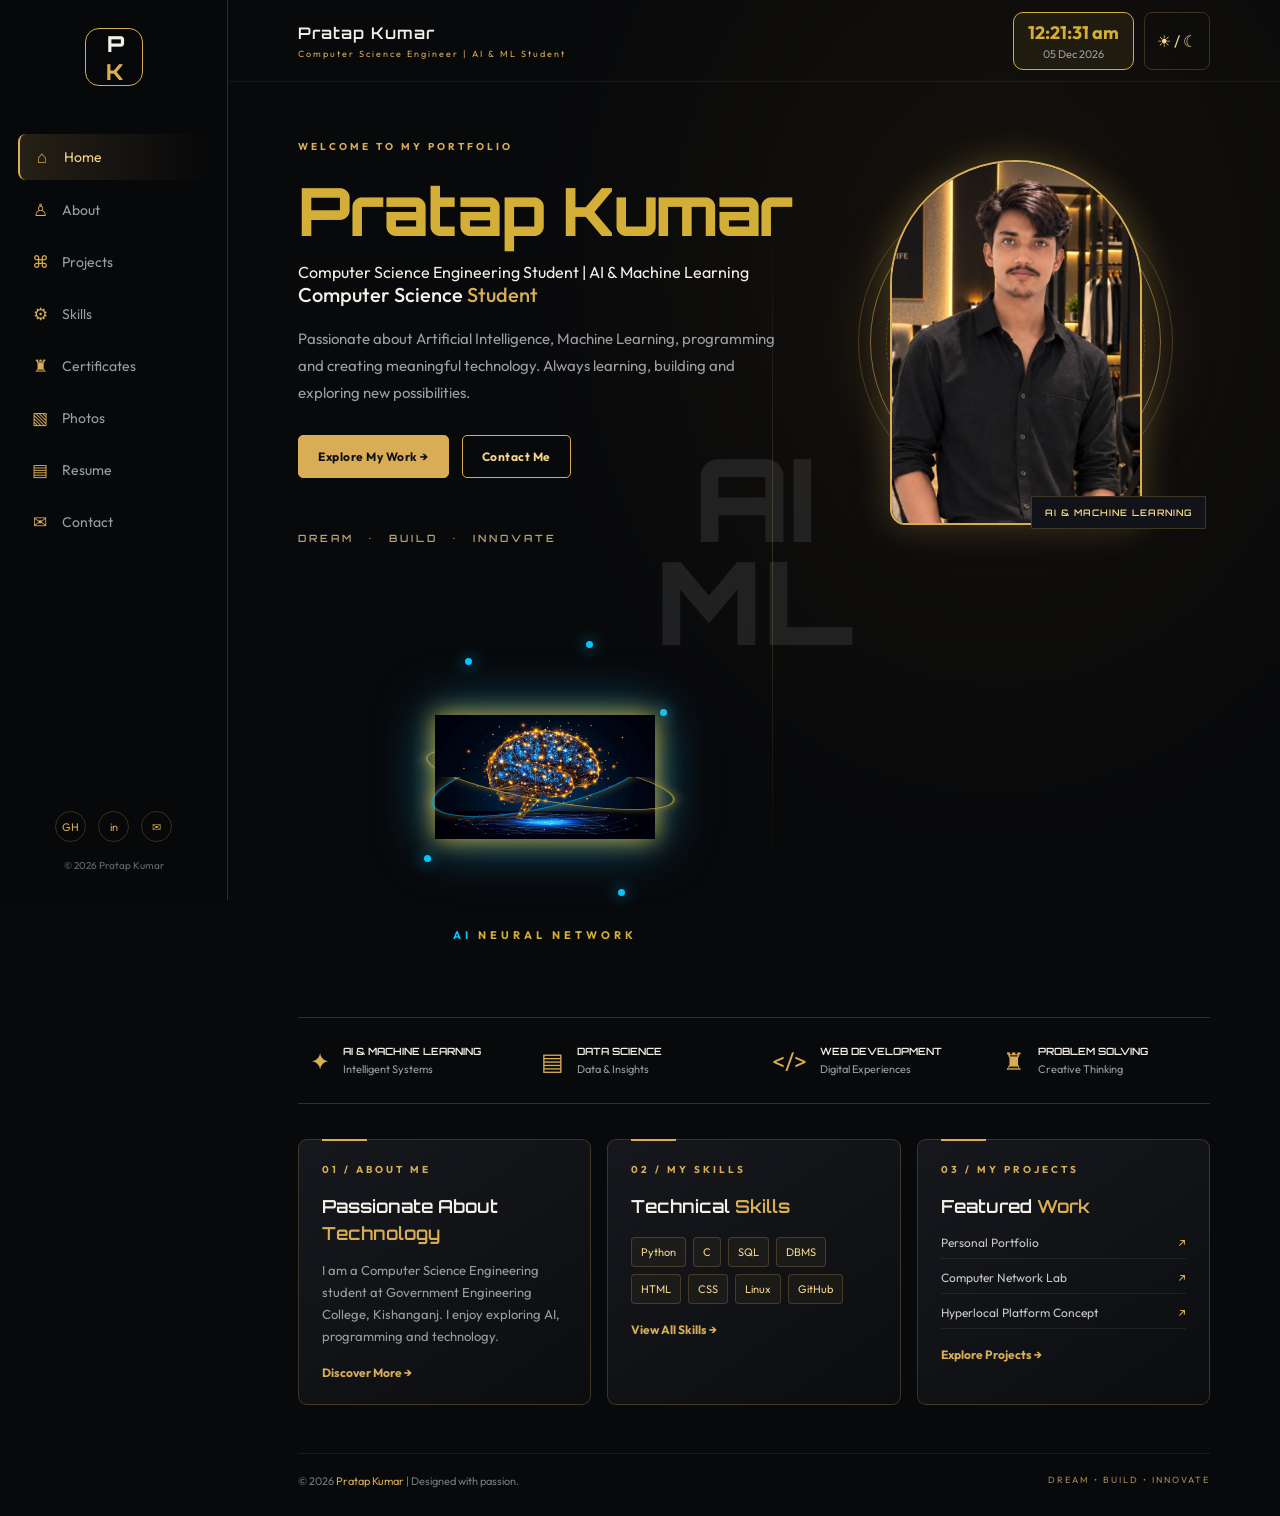
<file: index.html>
<!DOCTYPE html>
<html lang="en">

<head>
    <meta charset="UTF-8">
    <meta name="viewport" content="width=device-width, initial-scale=1.0">

    <title>Pratap Kumar | Official Personal Website</title>

<meta name="description" content="Pratap Kumar — Computer Science Engineering student specializing in AI and Machine Learning. Explore my projects, skills and portfolio.">

<meta name="author" content="Pratap Kumar">

    <link rel="stylesheet" href="css/style.css">
    <script src="./script.js" defer></script>
</head>

<body>

    <!-- SIDEBAR -->
    <aside class="sidebar">

        <a href="index.html" class="logo">P<span>K</span></a>

        <nav class="navigation">

            <a href="index.html" class="active">
                <span>⌂</span> Home
            </a>

            <a href="about.html">
                <span>♙</span> About
            </a>

            <a href="projects.html">
                <span>⌘</span> Projects
            </a>

            <a href="skills.html">
                <span>⚙</span> Skills
            </a>

            <a href="certifications.html">
                <span>♜</span> Certificates
            </a>

            <a href="photos.html">
                <span>▧</span> Photos
            </a>

            <a href="resume.html">
                <span>▤</span> Resume
            </a>

            <a href="contact.html">
                <span>✉</span> Contact
            </a>

        </nav>

        <div class="sidebar-social">
            <a href="https://github.com/kumarpratap0273-spec">GH</a>
            <a href="https://www.linkedin.com/">in</a>
            <a href="mailto:kumarpratap0273@gmail.com">✉</a>
        </div>

        <p class="copyright">© 2026 Pratap Kumar</p>

    </aside>


    <!-- HEADER -->
    <!-- TOP HEADER -->
<header class="topbar">

    <div class="header-title">
        <h2>Pratap Kumar</h2>
        <p>Computer Science Engineer | AI & ML Student</p>
    </div>

    <div class="header-actions">

        <!-- EXISTING LIVE CLOCK -->
        <div class="live-clock">
            <span id="liveTime">00:00:00</span>
            <small id="liveDate">Loading date...</small>
        </div>

        <!-- DARK / LIGHT THEME -->
        <button id="themeToggle" type="button" title="Change Theme">
            ☀ / ☾
        </button>

        <!-- MOBILE MENU -->
        <button id="menuToggle" type="button">
            ☰
        </button>

    </div>

</header>


    <!-- MAIN CONTENT -->
    <main>

        <!-- HERO SECTION -->
        <section class="hero">
            <div class="ai-watermark">
    <span>AI</span>
    <span>ML</span>
</div>
            

            <div class="hero-content">

                <p class="eyebrow">
                    WELCOME TO MY PORTFOLIO
                </p>

                <h1>Pratap Kumar</h1>
<p>Computer Science Engineering Student | AI & Machine Learning</p>

                <h2>
                    Computer Science <span>Student</span>
                </h2>

                <p class="hero-description">
                    Passionate about Artificial Intelligence,
                    Machine Learning, programming and creating
                    meaningful technology.

                    Always learning, building and exploring
                    new possibilities.
                </p>

                <div class="hero-buttons">

                    <a href="projects.html" class="btn gold-btn">
                        Explore My Work →
                    </a>

                    <a href="contact.html" class="btn outline-btn">
                        Contact Me
                    </a>

                </div>

                <div class="hero-tagline">
                    DREAM <span>•</span>
                    BUILD <span>•</span>
                    INNOVATE
                </div>

            </div>


            <!-- PROFILE IMAGE -->
            <div class="hero-image">

                <div class="gold-circle"></div>

                <div class="image-frame">

                    <img
                        src="assests/profile.jpeg"
                        alt="Pratap Kumar"
                    >

                </div>

                <div class="image-label">
                    AI & MACHINE LEARNING
                </div>

            </div>
            <!-- 3D AI NEURAL BRAIN -->
<div class="neural-3d" id="neural3D">

    <div class="neural-orbit orbit-one"></div>
    <div class="neural-orbit orbit-two"></div>

    <div class="neural-brain">
        <img src="assests/neural-brain.jpeg"
             alt="3D AI Neural Brain">
    </div>

    <div class="neural-particles">
        <span></span>
        <span></span>
        <span></span>
        <span></span>
        <span></span>
        <span></span>
    </div>

    <div class="neural-label">
        <span>AI</span> NEURAL NETWORK
    </div>

</div>

        </section>


        <!-- EXPERTISE SECTION -->
        <section class="expertise">

            <div class="expertise-item">

                <span>✦</span>

                <div>
                    <h3>AI & MACHINE LEARNING</h3>
                    <p>Intelligent Systems</p>
                </div>

            </div>


            <div class="expertise-item">

                <span>▤</span>

                <div>
                    <h3>DATA SCIENCE</h3>
                    <p>Data & Insights</p>
                </div>

            </div>


            <div class="expertise-item">

                <span>&lt;/&gt;</span>

                <div>
                    <h3>WEB DEVELOPMENT</h3>
                    <p>Digital Experiences</p>
                </div>

            </div>


            <div class="expertise-item">

                <span>♜</span>

                <div>
                    <h3>PROBLEM SOLVING</h3>
                    <p>Creative Thinking</p>
                </div>

            </div>

        </section>


        <!-- DASHBOARD SECTION -->
        <section class="dashboard">


            <!-- ABOUT CARD -->
            <article class="dashboard-card">

                <p class="card-label">
                    01 / ABOUT ME
                </p>

                <h2>
                    Passionate About
                    <span>Technology</span>
                </h2>

                <p>
                    I am a Computer Science Engineering student
                    at Government Engineering College,
                    Kishanganj.

                    I enjoy exploring AI, programming
                    and technology.
                </p>

                <a href="about.html" class="card-link">
                    Discover More →
                </a>

            </article>


            <!-- SKILLS CARD -->
            <article class="dashboard-card">

                <p class="card-label">
                    02 / MY SKILLS
                </p>

                <h2>
                    Technical <span>Skills</span>
                </h2>

                <div class="skill-tags">

                    <span>Python</span>
                    <span>C</span>
                    <span>SQL</span>
                    <span>DBMS</span>
                    <span>HTML</span>
                    <span>CSS</span>
                    <span>Linux</span>
                    <span>GitHub</span>

                </div>

                <a href="skills.html" class="card-link">
                    View All Skills →
                </a>

            </article>


            <!-- PROJECTS CARD -->
            <article class="dashboard-card">

                <p class="card-label">
                    03 / MY PROJECTS
                </p>

                <h2>
                    Featured <span>Work</span>
                </h2>

                <div class="project-list">

                    <a href="projects.html">
                        Personal Portfolio
                        <span>↗</span>
                    </a>

                    <a href="projects.html">
                        Computer Network Lab
                        <span>↗</span>
                    </a>

                    <a href="projects.html">
                        Hyperlocal Platform Concept
                        <span>↗</span>
                    </a>

                </div>

                <a href="projects.html" class="card-link">
                    Explore Projects →
                </a>

            </article>

        </section>


        <!-- FOOTER -->
        <footer class="footer">

            <p>
                © 2026 <span>Pratap Kumar</span>
                | Designed with passion.
            </p>

            <p>
                DREAM • BUILD • INNOVATE
            </p>

        </footer>

    </main>

</body>
</html>
</file>
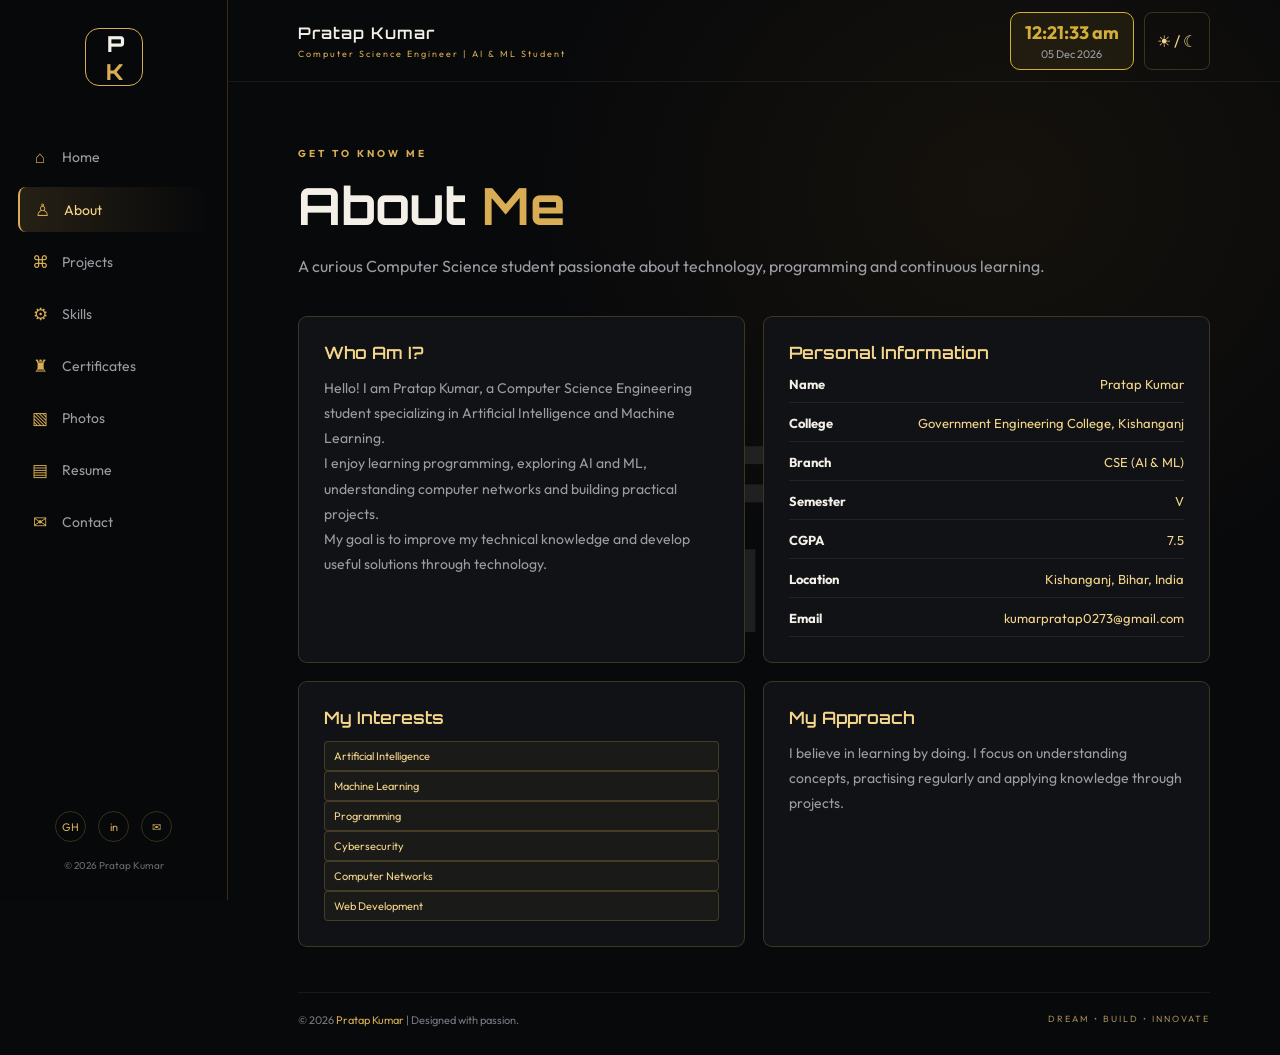
<file: about.html>
<!DOCTYPE html>
<html lang="en">
<head>
    <meta charset="UTF-8">
    <meta name="viewport" content="width=device-width, initial-scale=1.0">
    <title>About | Pratap Kumar</title>
    <link rel="stylesheet" href="css/style.css">
    <script src="./script.js" defer></script>
</head>
<body>

<aside class="sidebar">
    <a href="index.html" class="logo">P<span>K</span></a>
    <nav class="navigation">
        <a href="index.html"><span>⌂</span> Home</a>
        <a href="about.html" class="active"><span>♙</span> About</a>
        <a href="projects.html"><span>⌘</span> Projects</a>
        <a href="skills.html"><span>⚙</span> Skills</a>
        <a href="certifications.html"><span>♜</span> Certificates</a>
        <a href="photos.html"><span>▧</span> Photos</a>
        <a href="resume.html"><span>▤</span> Resume</a>
        <a href="contact.html"><span>✉</span> Contact</a>
    </nav>
    <div class="sidebar-social">
        <a href="https://github.com/kumarpratap0273-spec">GH</a>
        <a href="https://www.linkedin.com/">in</a>
        <a href="mailto:kumarpratap0273@gmail.com">✉</a>
    </div>
    <p class="copyright">© 2026 Pratap Kumar</p>
</aside>

<!-- TOP HEADER -->
<header class="topbar">

    <div class="header-title">
        <h2>Pratap Kumar</h2>
        <p>Computer Science Engineer | AI & ML Student</p>
    </div>

    <div class="header-actions">

        <!-- EXISTING LIVE CLOCK -->
        <div class="live-clock">
            <span id="liveTime">00:00:00</span>
            <small id="liveDate">Loading date...</small>
        </div>

        <!-- DARK / LIGHT THEME -->
        <button id="themeToggle" type="button" title="Change Theme">
            ☀ / ☾
        </button>

        <!-- MOBILE MENU -->
        <button id="menuToggle" type="button">
            ☰
        </button>

    </div>

</header>
<main>
<section class="page-wrap">
    <div class="ai-watermark">
    <span>AI</span>
    <span>ML</span>
</div>
    <p class="section-kicker">GET TO KNOW ME</p>
    <h1 class="page-title">About <span>Me</span></h1>
    <p class="page-intro">
        A curious Computer Science student passionate about technology,
        programming and continuous learning.
    </p>

    <div class="content-grid">
        <div class="content-card">
            <h2>Who Am I?</h2>
            <p>
                Hello! I am Pratap Kumar, a Computer Science Engineering
                student specializing in Artificial Intelligence and
                Machine Learning.
            </p>
            <p>
                I enjoy learning programming, exploring AI and ML,
                understanding computer networks and building practical
                projects.
            </p>
            <p>
                My goal is to improve my technical knowledge and develop
                useful solutions through technology.
            </p>
        </div>

        <div class="content-card">
            <h2>Personal Information</h2>
            <div class="info-list">
                <div class="info-row"><strong>Name</strong><span>Pratap Kumar</span></div>
                <div class="info-row"><strong>College</strong><span>Government Engineering College, Kishanganj</span></div>
                <div class="info-row"><strong>Branch</strong><span>CSE (AI & ML)</span></div>
                <div class="info-row"><strong>Semester</strong><span>V</span></div>
                <div class="info-row"><strong>CGPA</strong><span>7.5</span></div>
                <div class="info-row"><strong>Location</strong><span>Kishanganj, Bihar, India</span></div>
                <div class="info-row"><strong>Email</strong><span>kumarpratap0273@gmail.com</span></div>
            </div>
        </div>

        <div class="content-card">
            <h2>My Interests</h2>
            <div class="tag">Artificial Intelligence</div>
            <div class="tag">Machine Learning</div>
            <div class="tag">Programming</div>
            <div class="tag">Cybersecurity</div>
            <div class="tag">Computer Networks</div>
            <div class="tag">Web Development</div>
        </div>

        <div class="content-card">
            <h2>My Approach</h2>
            <p>
                I believe in learning by doing. I focus on understanding
                concepts, practising regularly and applying knowledge
                through projects.
            </p>
        </div>
    </div>
</section>

<footer class="footer">
    <p>© 2026 <span>Pratap Kumar</span> | Designed with passion.</p>
    <p>DREAM • BUILD • INNOVATE</p>
</footer>
</main>
</body>
</html>
</file>
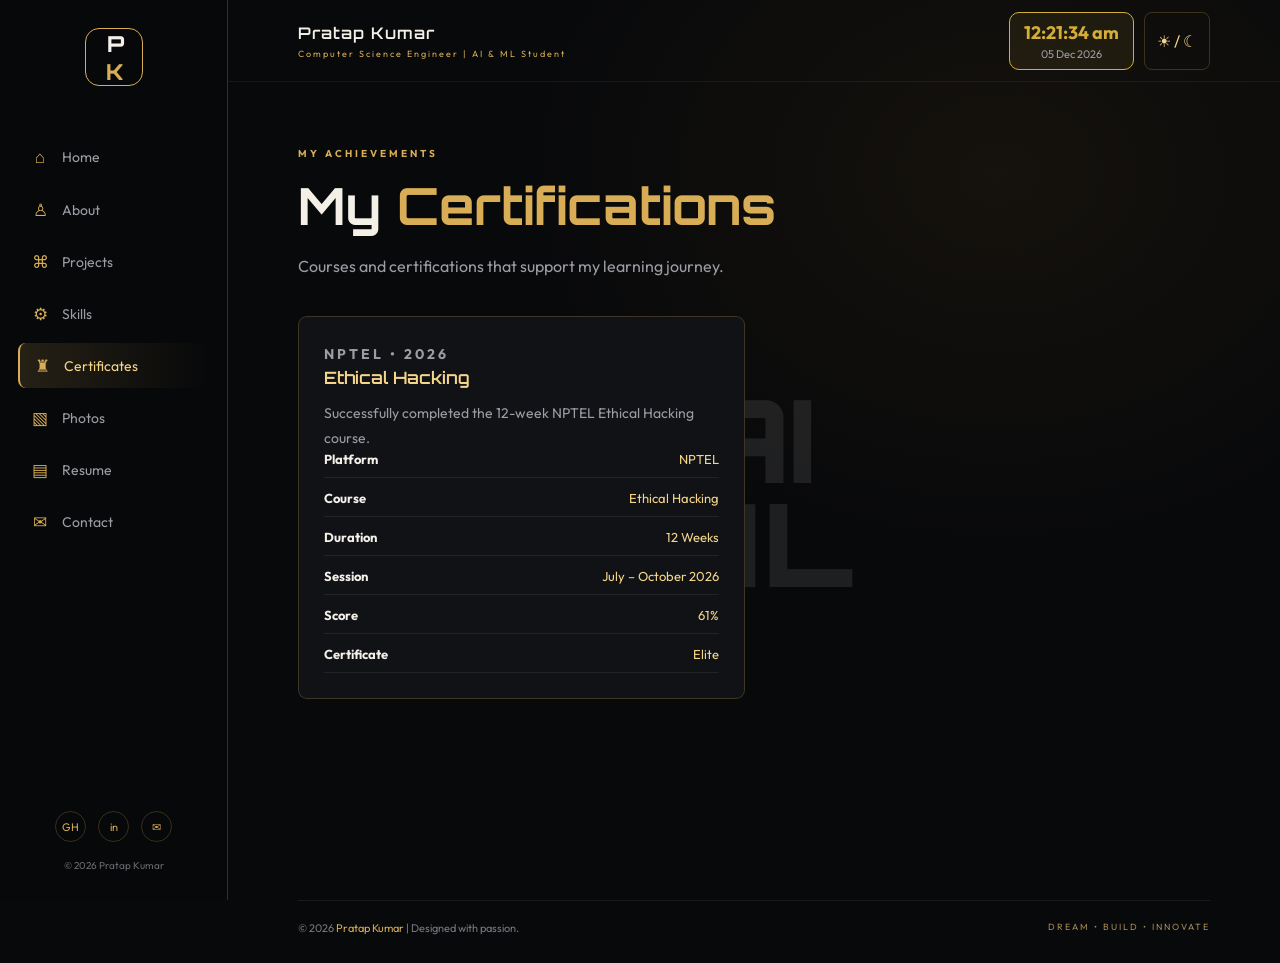
<file: certifications.html>
<!DOCTYPE html>
<html lang="en">
<head>
    <meta charset="UTF-8">
    <meta name="viewport" content="width=device-width, initial-scale=1.0">
    <title>Certificates | Pratap Kumar</title>
    <link rel="stylesheet" href="css/style.css">
    <script src="./script.js" defer></script>
</head>
<body>

<aside class="sidebar">
    <a href="index.html" class="logo">P<span>K</span></a>
    <nav class="navigation">
        <a href="index.html"><span>⌂</span> Home</a>
        <a href="about.html"><span>♙</span> About</a>
        <a href="projects.html"><span>⌘</span> Projects</a>
        <a href="skills.html"><span>⚙</span> Skills</a>
        <a href="certifications.html" class="active"><span>♜</span> Certificates</a>
        <a href="photos.html"><span>▧</span> Photos</a>
        <a href="resume.html"><span>▤</span> Resume</a>
        <a href="contact.html"><span>✉</span> Contact</a>
    </nav>
    <div class="sidebar-social">
        <a href="https://github.com/kumarpratap0273-spec">GH</a>
        <a href="https://www.linkedin.com/">in</a>
        <a href="mailto:kumarpratap0273@gmail.com">✉</a>
    </div>
    <p class="copyright">© 2026 Pratap Kumar</p>
</aside>

<!-- TOP HEADER -->
<header class="topbar">

    <div class="header-title">
        <h2>Pratap Kumar</h2>
        <p>Computer Science Engineer | AI & ML Student</p>
    </div>

    <div class="header-actions">

        <!-- EXISTING LIVE CLOCK -->
        <div class="live-clock">
            <span id="liveTime">00:00:00</span>
            <small id="liveDate">Loading date...</small>
        </div>

        <!-- DARK / LIGHT THEME -->
        <button id="themeToggle" type="button" title="Change Theme">
            ☀ / ☾
        </button>

        <!-- MOBILE MENU -->
        <button id="menuToggle" type="button">
            ☰
        </button>

    </div>

</header>

<main>
<section class="page-wrap">
    <div class="ai-watermark">
    <span>AI</span>
    <span>ML</span>
</div>
    <p class="section-kicker">MY ACHIEVEMENTS</p>
    <h1 class="page-title">My <span>Certifications</span></h1>
    <p class="page-intro">Courses and certifications that support my learning journey.</p>

    <div class="content-grid">
        <div class="content-card">
            <p class="section-kicker">NPTEL • 2026</p>
            <h2>Ethical Hacking</h2>
            <p>
                Successfully completed the 12-week NPTEL Ethical Hacking
                course.
            </p>

            <div class="info-list">
                <div class="info-row"><strong>Platform</strong><span>NPTEL</span></div>
                <div class="info-row"><strong>Course</strong><span>Ethical Hacking</span></div>
                <div class="info-row"><strong>Duration</strong><span>12 Weeks</span></div>
                <div class="info-row"><strong>Session</strong><span>July – October 2026</span></div>
                <div class="info-row"><strong>Score</strong><span>61%</span></div>
                <div class="info-row"><strong>Certificate</strong><span>Elite</span></div>
            </div>
        </div>
    </div>
</section>

<footer class="footer">
    <p>© 2026 <span>Pratap Kumar</span> | Designed with passion.</p>
    <p>DREAM • BUILD • INNOVATE</p>
</footer>
</main>
</body>
</html>
</file>
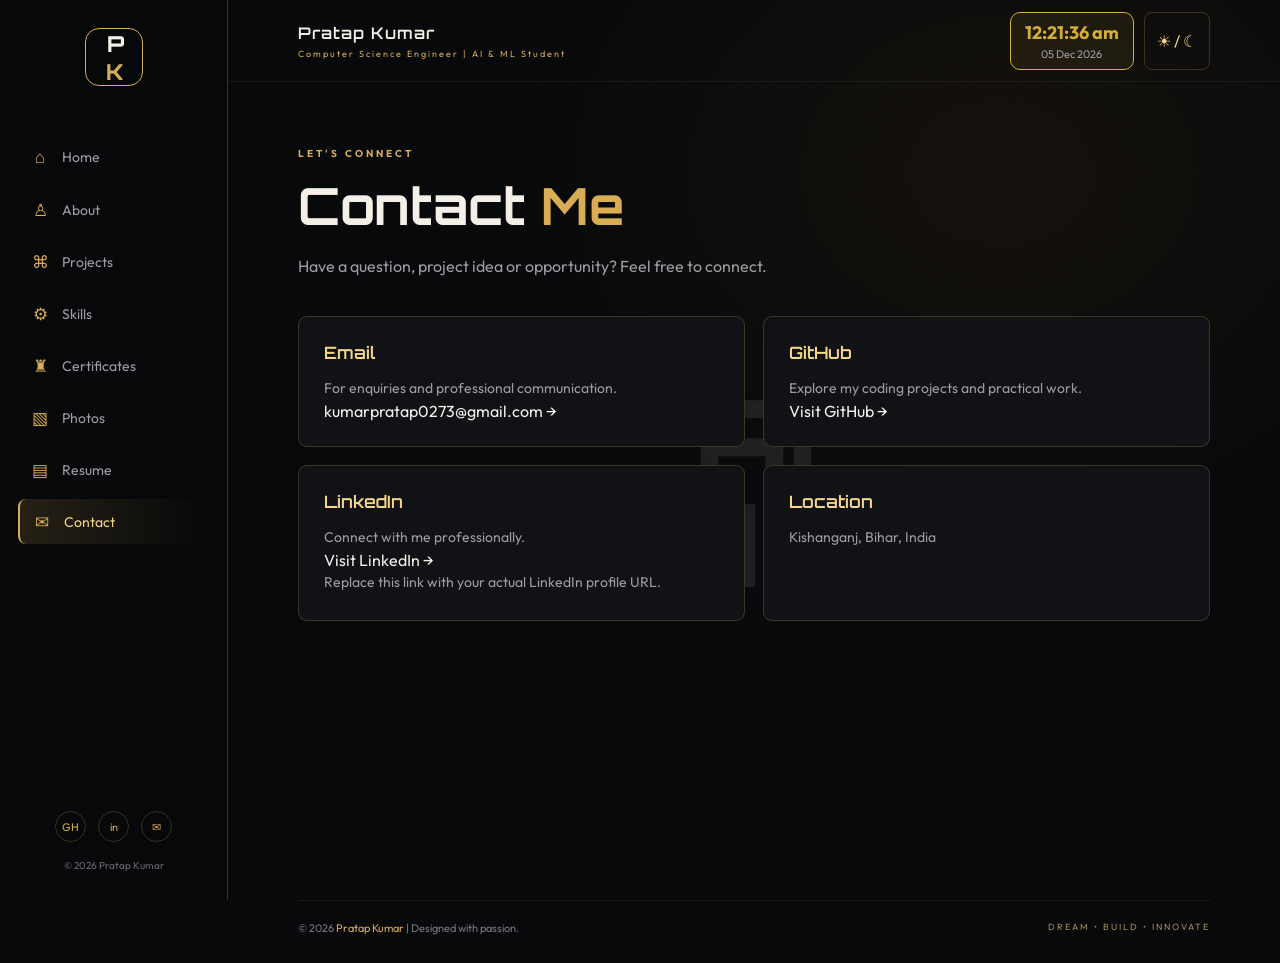
<file: contact.html>
<!DOCTYPE html>
<html lang="en">
<head>
    <meta charset="UTF-8">
    <meta name="viewport" content="width=device-width, initial-scale=1.0">
    <title>Contact | Pratap Kumar</title>
    <link rel="stylesheet" href="css/style.css">
    <script src="./script.js" defer></script>
</head>
<body>

<aside class="sidebar">
    <a href="index.html" class="logo">P<span>K</span></a>
    <nav class="navigation">
        <a href="index.html"><span>⌂</span> Home</a>
        <a href="about.html"><span>♙</span> About</a>
        <a href="projects.html"><span>⌘</span> Projects</a>
        <a href="skills.html"><span>⚙</span> Skills</a>
        <a href="certifications.html"><span>♜</span> Certificates</a>
        <a href="photos.html"><span>▧</span> Photos</a>
        <a href="resume.html"><span>▤</span> Resume</a>
        <a href="contact.html" class="active"><span>✉</span> Contact</a>
    </nav>
    <div class="sidebar-social">
        <a href="https://github.com/kumarpratap0273-spec">GH</a>
        <a href="https://www.linkedin.com/">in</a>
        <a href="mailto:kumarpratap0273@gmail.com">✉</a>
    </div>
    <p class="copyright">© 2026 Pratap Kumar</p>
</aside>

<!-- TOP HEADER -->
<header class="topbar">

    <div class="header-title">
        <h2>Pratap Kumar</h2>
        <p>Computer Science Engineer | AI & ML Student</p>
    </div>

    <div class="header-actions">

        <!-- EXISTING LIVE CLOCK -->
        <div class="live-clock">
            <span id="liveTime">00:00:00</span>
            <small id="liveDate">Loading date...</small>
        </div>

        <!-- DARK / LIGHT THEME -->
        <button id="themeToggle" type="button" title="Change Theme">
            ☀ / ☾
        </button>

        <!-- MOBILE MENU -->
        <button id="menuToggle" type="button">
            ☰
        </button>

    </div>

</header>

<main>
<section class="page-wrap">

    <div class="ai-watermark">
    <span>AI</span>
    <span>ML</span>
</div>

    <p class="section-kicker">LET'S CONNECT</p>
    <h1 class="page-title">Contact <span>Me</span></h1>
    <p class="page-intro">
        Have a question, project idea or opportunity? Feel free to connect.
    </p>

    <div class="content-grid">

        <div class="content-card">
            <h2>Email</h2>
            <p>For enquiries and professional communication.</p>
            <a href="mailto:kumarpratap0273@gmail.com">
                kumarpratap0273@gmail.com →
            </a>
        </div>

        <div class="content-card">
            <h2>GitHub</h2>
            <p>Explore my coding projects and practical work.</p>
            <a href="https://github.com/kumarpratap0273-spec"
               target="_blank" rel="noopener">
                Visit GitHub →
            </a>
        </div>

        <div class="content-card">
            <h2>LinkedIn</h2>
            <p>Connect with me professionally.</p>
            <a href="https://www.linkedin.com/"
               target="_blank" rel="noopener">
                Visit LinkedIn →
            </a>
            <p>Replace this link with your actual LinkedIn profile URL.</p>
        </div>

        <div class="content-card">
            <h2>Location</h2>
            <p>Kishanganj, Bihar, India</p>
        </div>

    </div>
</section>

<footer class="footer">
    <p>© 2026 <span>Pratap Kumar</span> | Designed with passion.</p>
    <p>DREAM • BUILD • INNOVATE</p>
</footer>
</main>
</body>
</html>
</file>
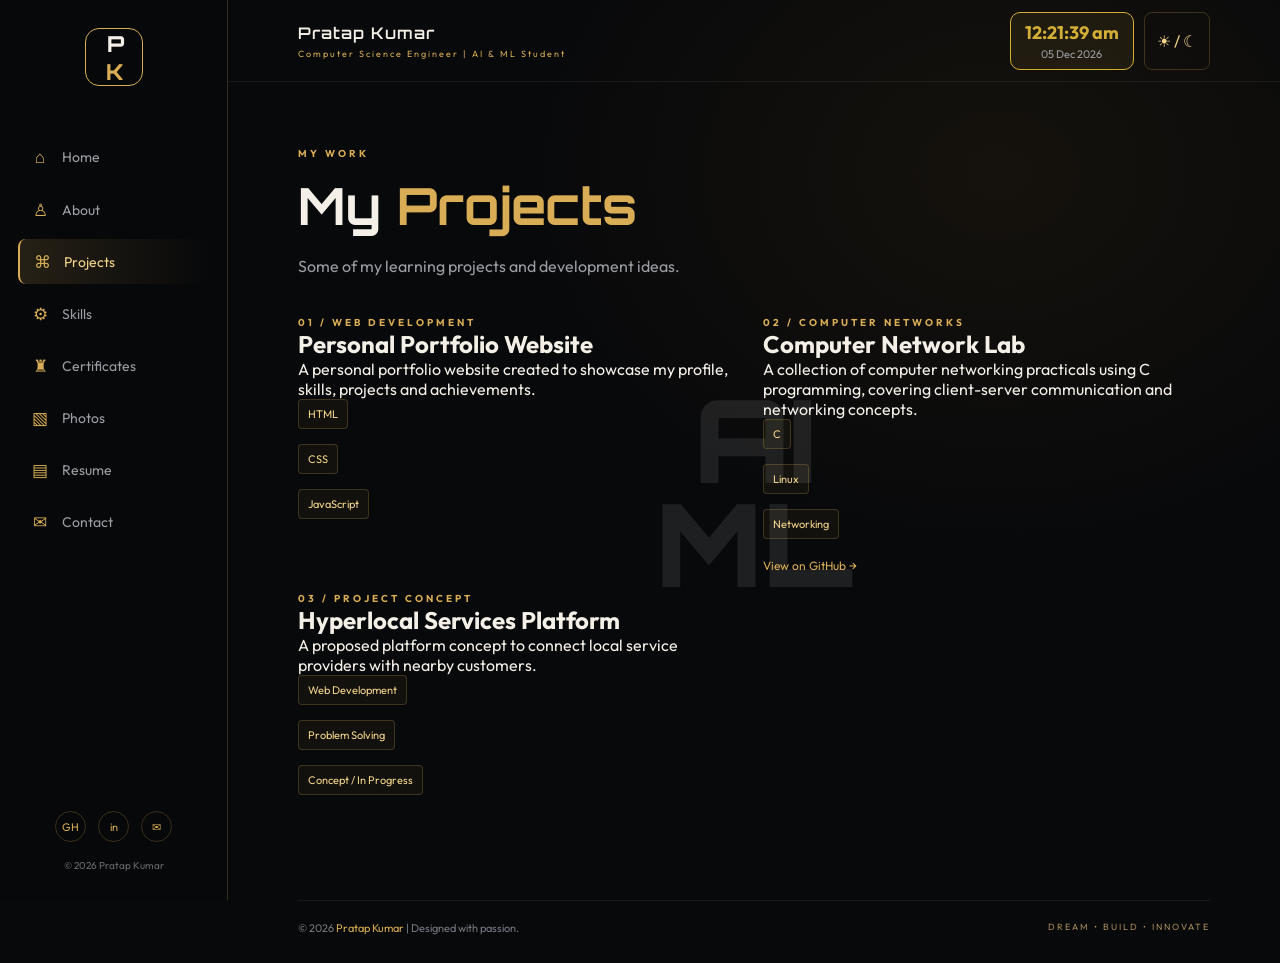
<file: projects.html>
<!DOCTYPE html>
<html lang="en">
<head>
    <meta charset="UTF-8">
    <meta name="viewport" content="width=device-width, initial-scale=1.0">
    <title>Projects | Pratap Kumar</title>
    <link rel="stylesheet" href="css/style.css">
    <script src="./script.js" defer></script>
</head>
<body>

<aside class="sidebar">
    <a href="index.html" class="logo">P<span>K</span></a>
    <nav class="navigation">
        <a href="index.html"><span>⌂</span> Home</a>
        <a href="about.html"><span>♙</span> About</a>
        <a href="projects.html" class="active"><span>⌘</span> Projects</a>
        <a href="skills.html"><span>⚙</span> Skills</a>
        <a href="certifications.html"><span>♜</span> Certificates</a>
        <a href="photos.html"><span>▧</span> Photos</a>
        <a href="resume.html"><span>▤</span> Resume</a>
        <a href="contact.html"><span>✉</span> Contact</a>
    </nav>
    <div class="sidebar-social">
        <a href="https://github.com/kumarpratap0273-spec">GH</a>
        <a href="https://www.linkedin.com/">in</a>
        <a href="mailto:kumarpratap0273@gmail.com">✉</a>
    </div>
    <p class="copyright">© 2026 Pratap Kumar</p>
</aside>

<!-- TOP HEADER -->
<header class="topbar">

    <div class="header-title">
        <h2>Pratap Kumar</h2>
        <p>Computer Science Engineer | AI & ML Student</p>
    </div>

    <div class="header-actions">

        <!-- EXISTING LIVE CLOCK -->
        <div class="live-clock">
            <span id="liveTime">00:00:00</span>
            <small id="liveDate">Loading date...</small>
        </div>

        <!-- DARK / LIGHT THEME -->
        <button id="themeToggle" type="button" title="Change Theme">
            ☀ / ☾
        </button>

        <!-- MOBILE MENU -->
        <button id="menuToggle" type="button">
            ☰
        </button>

    </div>

</header>
<main>
<section class="page-wrap">
    <div class="ai-watermark">
    <span>AI</span>
    <span>ML</span>
</div>

    <p class="section-kicker">MY WORK</p>
    <h1 class="page-title">My <span>Projects</span></h1>
    <p class="page-intro">Some of my learning projects and development ideas.</p>

    <div class="content-grid">

        <div class="project-card">
            <p class="section-kicker">01 / WEB DEVELOPMENT</p>
            <h2>Personal Portfolio Website</h2>
            <p>
                A personal portfolio website created to showcase my
                profile, skills, projects and achievements.
            </p>
            <div class="tag">HTML</div>
            <div class="tag">CSS</div>
            <div class="tag">JavaScript</div>
        </div>

        <div class="project-card">
            <p class="section-kicker">02 / COMPUTER NETWORKS</p>
            <h2>Computer Network Lab</h2>
            <p>
                A collection of computer networking practicals using C
                programming, covering client-server communication and
                networking concepts.
            </p>
            <div class="tag">C</div>
            <div class="tag">Linux</div>
            <div class="tag">Networking</div>
            <p>
                <a href="https://github.com/kumarpratap0273-spec/computer-network-lab"
                   target="_blank" rel="noopener">View on GitHub →</a>
            </p>
        </div>

        <div class="project-card">
            <p class="section-kicker">03 / PROJECT CONCEPT</p>
            <h2>Hyperlocal Services Platform</h2>
            <p>
                A proposed platform concept to connect local service
                providers with nearby customers.
            </p>
            <div class="tag">Web Development</div>
            <div class="tag">Problem Solving</div>
            <div class="tag">Concept / In Progress</div>
        </div>

    </div>
</section>

<footer class="footer">
    <p>© 2026 <span>Pratap Kumar</span> | Designed with passion.</p>
    <p>DREAM • BUILD • INNOVATE</p>
</footer>
</main>
</body>
</html>
</file>
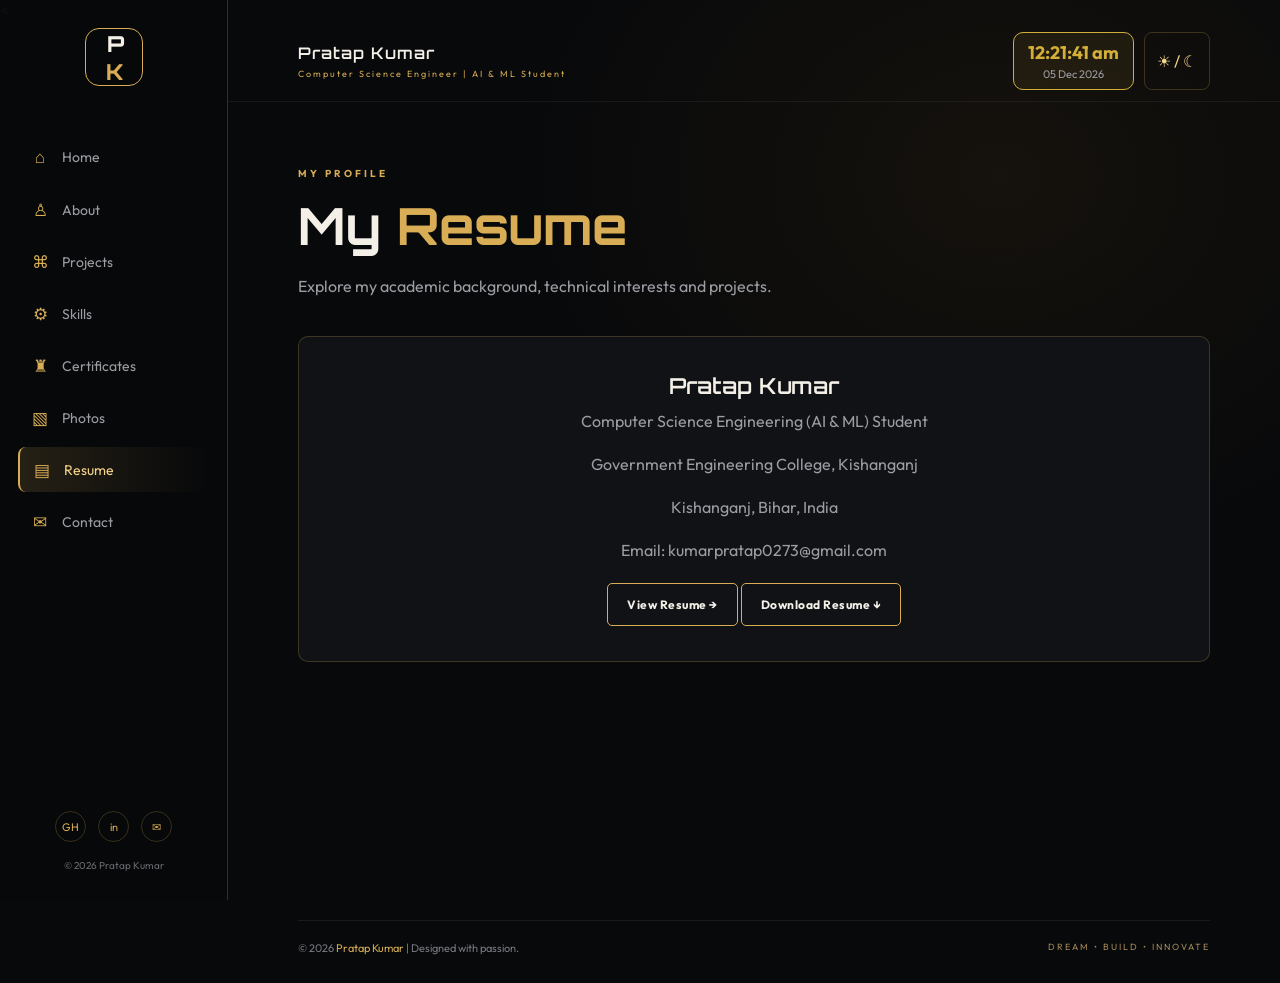
<file: resume.html>
<!DOCTYPE html>
<html lang="en">
<head>
    <meta charset="UTF-8">
    <meta name="viewport" content="width=device-width, initial-scale=1.0">
    <title>Resume | Pratap Kumar</title>
    <link rel="stylesheet" href="css/style.css">
    <script src="./script.js" defer></script>
</head>
<body>

<aside class="sidebar">
    <a href="index.html" class="logo">P<span>K</span></a>
    <nav class="navigation">
        <a href="index.html"><span>⌂</span> Home</a>
        <a href="about.html"><span>♙</span> About</a>
        <a href="projects.html"><span>⌘</span> Projects</a>
        <a href="skills.html"><span>⚙</span> Skills</a>
        <a href="certifications.html"><span>♜</span> Certificates</a>
        <a href="photos.html"><span>▧</span> Photos</a>
        <a href="resume.html" class="active"><span>▤</span> Resume</a>
        <a href="contact.html"><span>✉</span> Contact</a>
    </nav>
    <div class="sidebar-social">
        <a href="https://github.com/kumarpratap0273-spec">GH</a>
        <a href="https://www.linkedin.com/">in</a>
        <a href="mailto:kumarpratap0273@gmail.com">✉</a>
    </div>
    <p class="copyright">© 2026 Pratap Kumar</p>
</aside>

<<!-- TOP HEADER -->
<header class="topbar">

    <div class="header-title">
        <h2>Pratap Kumar</h2>
        <p>Computer Science Engineer | AI & ML Student</p>
    </div>

    <div class="header-actions">

        <!-- EXISTING LIVE CLOCK -->
        <div class="live-clock">
            <span id="liveTime">00:00:00</span>
            <small id="liveDate">Loading date...</small>
        </div>

        <!-- DARK / LIGHT THEME -->
        <button id="themeToggle" type="button" title="Change Theme">
            ☀ / ☾
        </button>

        <!-- MOBILE MENU -->
        <button id="menuToggle" type="button">
            ☰
        </button>

    </div>

</header>

<main>
<section class="page-wrap">
    <div class="ai-watermark">
    <span>AI</span>
    <span>ML</span>
</div>

    <p class="section-kicker">MY PROFILE</p>
    <h1 class="page-title">My <span>Resume</span></h1>
    <p class="page-intro">
        Explore my academic background, technical interests and projects.
    </p>

    <div class="resume-box">
        <h2>Pratap Kumar</h2>
        <p>Computer Science Engineering (AI & ML) Student</p>
        <p>Government Engineering College, Kishanganj</p>
        <p>Kishanganj, Bihar, India</p>
        <p>Email: kumarpratap0273@gmail.com</p>

        <a href="assets/resume.pdf" target="_blank" rel="noopener" class="btn">
            View Resume →
        </a>

        <a href="assets/resume.pdf" download class="btn">
            Download Resume ↓
        </a>
    </div>
</section>

<footer class="footer">
    <p>© 2026 <span>Pratap Kumar</span> | Designed with passion.</p>
    <p>DREAM • BUILD • INNOVATE</p>
</footer>
</main>
</body>
</html>
</file>
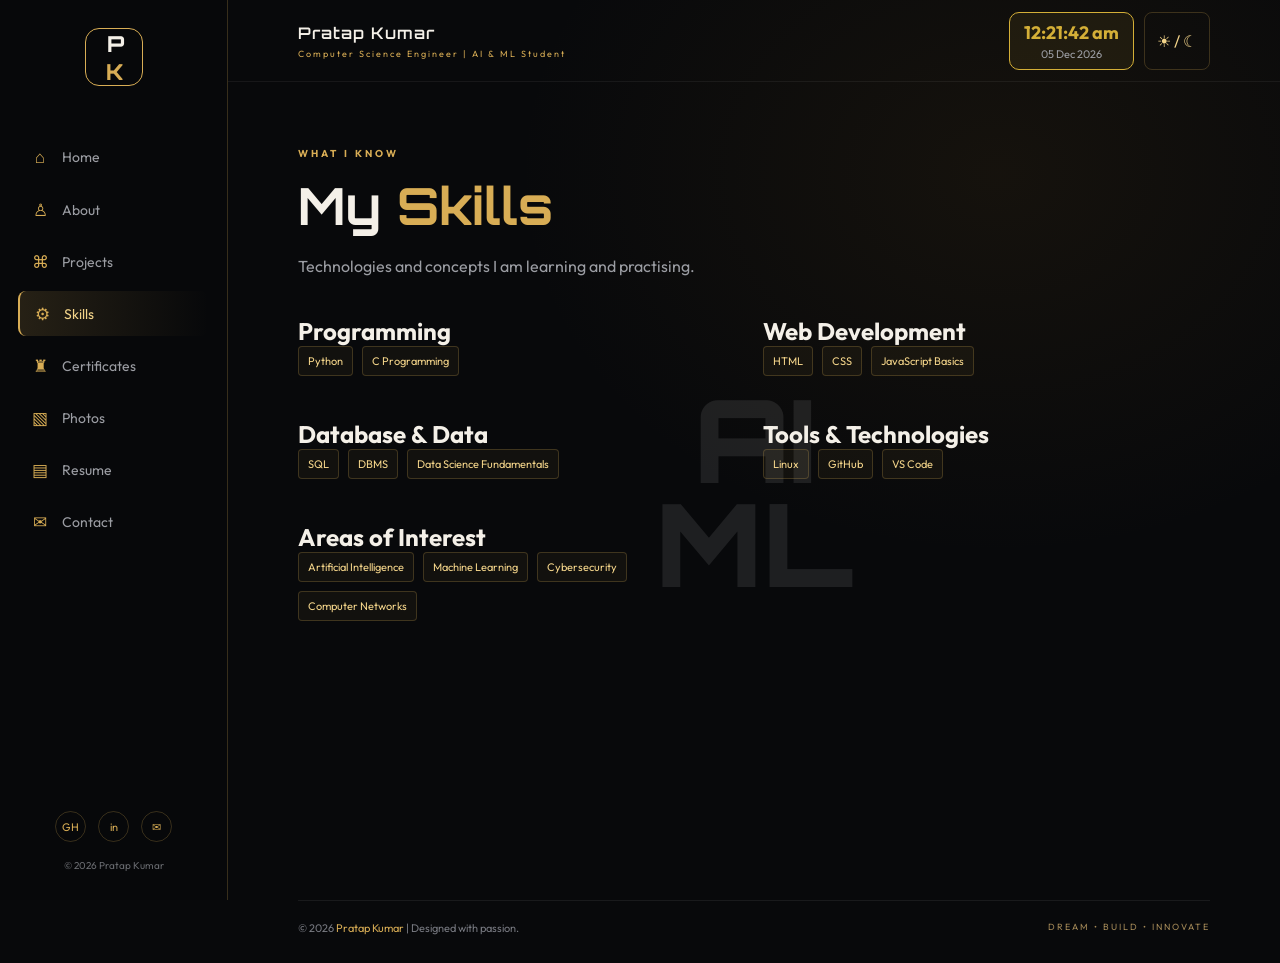
<file: skills.html>
<!DOCTYPE html>
<html lang="en">
<head>
    <meta charset="UTF-8">
    <meta name="viewport" content="width=device-width, initial-scale=1.0">
    <title>Skills | Pratap Kumar</title>
    <link rel="stylesheet" href="css/style.css">
    <script src="./script.js" defer></script>
</head>
<body>

<aside class="sidebar">
    <a href="index.html" class="logo">P<span>K</span></a>
    <nav class="navigation">
        <a href="index.html"><span>⌂</span> Home</a>
        <a href="about.html"><span>♙</span> About</a>
        <a href="projects.html"><span>⌘</span> Projects</a>
        <a href="skills.html" class="active"><span>⚙</span> Skills</a>
        <a href="certifications.html"><span>♜</span> Certificates</a>
        <a href="photos.html"><span>▧</span> Photos</a>
        <a href="resume.html"><span>▤</span> Resume</a>
        <a href="contact.html"><span>✉</span> Contact</a>
    </nav>
    <div class="sidebar-social">
        <a href="https://github.com/kumarpratap0273-spec">GH</a>
        <a href="https://www.linkedin.com/">in</a>
        <a href="mailto:kumarpratap0273@gmail.com">✉</a>
    </div>
    <p class="copyright">© 2026 Pratap Kumar</p>
</aside>

<!-- TOP HEADER -->
<header class="topbar">

    <div class="header-title">
        <h2>Pratap Kumar</h2>
        <p>Computer Science Engineer | AI & ML Student</p>
    </div>

    <div class="header-actions">

        <!-- EXISTING LIVE CLOCK -->
        <div class="live-clock">
            <span id="liveTime">00:00:00</span>
            <small id="liveDate">Loading date...</small>
        </div>

        <!-- DARK / LIGHT THEME -->
        <button id="themeToggle" type="button" title="Change Theme">
            ☀ / ☾
        </button>

        <!-- MOBILE MENU -->
        <button id="menuToggle" type="button">
            ☰
        </button>

    </div>

</header>

<main>
<section class="page-wrap">
    <div class="ai-watermark">
    <span>AI</span>
    <span>ML</span>
</div>

    <p class="section-kicker">WHAT I KNOW</p>
    <h1 class="page-title">My <span>Skills</span></h1>
    <p class="page-intro">
        Technologies and concepts I am learning and practising.
    </p>

    <div class="content-grid">

        <div class="skill-group">
            <h2>Programming</h2>
            <div class="skill-grid">
                <div class="tag">Python</div>
                <div class="tag">C Programming</div>
            </div>
        </div>

        <div class="skill-group">
            <h2>Web Development</h2>
            <div class="skill-grid">
                <div class="tag">HTML</div>
                <div class="tag">CSS</div>
                <div class="tag">JavaScript Basics</div>
            </div>
        </div>

        <div class="skill-group">
            <h2>Database & Data</h2>
            <div class="skill-grid">
                <div class="tag">SQL</div>
                <div class="tag">DBMS</div>
                <div class="tag">Data Science Fundamentals</div>
            </div>
        </div>

        <div class="skill-group">
            <h2>Tools & Technologies</h2>
            <div class="skill-grid">
                <div class="tag">Linux</div>
                <div class="tag">GitHub</div>
                <div class="tag">VS Code</div>
            </div>
        </div>

        <div class="skill-group">
            <h2>Areas of Interest</h2>
            <div class="skill-grid">
                <div class="tag">Artificial Intelligence</div>
                <div class="tag">Machine Learning</div>
                <div class="tag">Cybersecurity</div>
                <div class="tag">Computer Networks</div>
            </div>
        </div>

    </div>
</section>

<footer class="footer">
    <p>© 2026 <span>Pratap Kumar</span> | Designed with passion.</p>
    <p>DREAM • BUILD • INNOVATE</p>
</footer>
</main>
</body>
</html>
</file>
<file: css/style.css>
@import url('https://fonts.googleapis.com/css2?family=Orbitron:wght@500;600;700;800&family=Outfit:wght@300;400;500;600;700&display=swap');

/* =========================================
   1. ROOT VARIABLES
========================================= */

:root {
    --bg: #08090b;
    --panel: #101216;
    --panel2: #15171c;

    --gold: #d8ad55;
    --gold2: #f4d58a;

    --text: #f4f0e8;
    --muted: #9b9da3;

    --line: rgba(216,173,85,.23);
    --shadow: rgba(216,173,85,.12);

    --sidebar: 228px;
}

/* =========================================
   2. RESET
========================================= */

* {
    margin: 0;
    padding: 0;
    box-sizing: border-box;
}

html {
    scroll-behavior: smooth;
}

body {
    background:
        radial-gradient(
            ellipse at 78% 18%,
            rgba(112,79,25,.13),
            transparent 34%
        ),
        var(--bg);

    color: var(--text);
    font-family: 'Outfit', sans-serif;
    min-height: 100vh;

    transition:
        background .3s ease,
        color .3s ease;
}

a {
    color: inherit;
    text-decoration: none;
}

button {
    font: inherit;
    cursor: pointer;
}

/* =========================================
   3. SIDEBAR
========================================= */

.sidebar {
    width: var(--sidebar);
    position: fixed;
    inset: 0 auto 0 0;
    z-index: 100;

    display: flex;
    flex-direction: column;
    align-items: center;

    padding: 28px 18px;

    background: rgba(8,9,11,.97);
    border-right: 1px solid var(--line);

    transition:
        transform .3s ease,
        background .3s ease;
}

.logo {
    width: 58px;
    height: 58px;

    display: grid;
    place-items: center;

    border: 1px solid var(--gold);
    color: var(--text);

    font: 800 22px 'Orbitron', sans-serif;

    border-radius: 14px;
    letter-spacing: -3px;
}

.logo span {
    color: var(--gold);
}

.navigation {
    width: 100%;
    display: grid;
    gap: 7px;
    margin-top: 48px;
}

.navigation a {
    color: var(--muted);

    padding: 12px 13px;
    border-radius: 8px;

    font-size: 14px;

    display: flex;
    align-items: center;
    gap: 13px;

    transition: .2s;
}

.navigation a span {
    color: var(--gold);
    width: 18px;
    text-align: center;
    font-size: 17px;
}

.navigation a:hover,
.navigation a.active {
    color: var(--gold2);

    background:
        linear-gradient(
            90deg,
            rgba(216,173,85,.15),
            transparent
        );

    border-left: 2px solid var(--gold);
}

.sidebar-social {
    margin-top: auto;
    display: flex;
    gap: 12px;
}

.sidebar-social a {
    width: 31px;
    height: 31px;

    border: 1px solid var(--line);
    color: var(--gold);

    border-radius: 50%;

    display: grid;
    place-items: center;

    font-size: 11px;
}

.copyright {
    color: #696b70;
    font-size: 10px;
    margin-top: 17px;
}

/* =========================================
   4. HEADER
========================================= */

.topbar {
    margin-left: var(--sidebar);
    height: 82px;

    padding: 0 5.5%;

    display: flex;
    align-items: center;
    justify-content: space-between;

    border-bottom: 1px solid rgba(255,255,255,.06);
}

.topbar h2 {
    font: 600 16px 'Orbitron', sans-serif;
    letter-spacing: 1px;
}

.topbar p {
    color: var(--gold);
    font-size: 9px;
    letter-spacing: 2px;
    margin-top: 5px;
}

.header-actions {
    display: flex;
    gap: 10px;
}

.header-actions button {
    border: 1px solid var(--line);
    color: var(--gold2);

    background: transparent;

    border-radius: 8px;
    padding: 9px 12px;

    transition: .2s;
}

.header-actions button:hover {
    background: rgba(216,173,85,.12);
}

#menuToggle {
    display: none;
}

/* =========================================
   5. MAIN
========================================= */

main {
    margin-left: var(--sidebar);
    padding: 0 5.5%;
    max-width: 1700px;
}

/* =========================================
   6. HERO
========================================= */

.hero {
    min-height: 555px;

    display: grid;
    grid-template-columns: 1.12fr .88fr;

    align-items: center;
    gap: 30px;

    padding: 55px 0 40px;

    position: relative;
    isolation: isolate;
}

.hero:before {
    content: '';

    position: absolute;

    width: 1px;
    height: 70%;

    left: 52%;
    top: 15%;

    background:
        linear-gradient(
            transparent,
            var(--line),
            transparent
        );

    z-index: -1;
}

.eyebrow,
.card-label,
.section-kicker {
    color: var(--gold);

    letter-spacing: 3px;
    font-size: 10px;
    font-weight: 700;
}

.hero h1 {
    font: 800 clamp(42px,5.2vw,75px)/1.08 'Orbitron',sans-serif;

    letter-spacing: -2px;
    margin: 22px 0 16px;
}

.hero h1 span,
.hero h2 span,
.dashboard-card h2 span,
.page-title span {
    color: var(--gold);
}

.hero-content > h2 {
    font-size: 20px;
    font-weight: 500;
    margin-bottom: 18px;
}

.hero-description {
    color: var(--muted);
    line-height: 1.8;
    max-width: 550px;
    font-size: 15px;
}

.hero-buttons {
    display: flex;
    gap: 13px;
    margin-top: 29px;
    flex-wrap: wrap;
}

.btn {
    padding: 13px 19px;

    border-radius: 5px;
    font-size: 12px;
    font-weight: 700;

    letter-spacing: .5px;

    display: inline-flex;
    align-items: center;
    justify-content: center;

    transition: .2s;
    border: 1px solid var(--gold);
}

.gold-btn {
    background: var(--gold);
    color: #111;
}

.gold-btn:hover {
    background: var(--gold2);
    transform: translateY(-2px);
}

.outline-btn {
    color: var(--gold2);
    background: transparent;
}

.outline-btn:hover {
    background: rgba(216,173,85,.12);
}

.hero-tagline {
    color: #b7a078;

    font: 600 10px 'Orbitron',sans-serif;
    letter-spacing: 3px;

    margin-top: 54px;
}

.hero-tagline span {
    color: var(--gold);
    padding: 0 8px;
}

/* =========================================
   7. AI / ML WATERMARK
========================================= */

.hero,
.page-wrap {
    position: relative;
    isolation: isolate;
}

.ai-watermark {
    position: absolute;

    top: 50%;
    left: 50%;

    transform: translate(-50%,-50%);

    z-index: -1;
    pointer-events: none;

    font-family: 'Orbitron',sans-serif;
    font-size: clamp(65px,9vw,115px);

    font-weight: 900;
    line-height: .9;

    color: rgba(255,255,255,.09);
    text-align: center;
}

.ai-watermark span {
    display: block;
}

/* =========================================
   8. PROFILE IMAGE
========================================= */

.hero-image {
    min-height: 410px;

    display: grid;
    place-items: center;

    position: relative;
}

.gold-circle {
    position: absolute;

    width: min(340px,75%);
    aspect-ratio: 1;

    border-radius: 50%;
    border: 1px solid rgba(216,173,85,.55);

    box-shadow:
        0 0 65px rgba(216,173,85,.14),
        inset 0 0 50px rgba(216,173,85,.08);
}

.gold-circle:before {
    content: '';

    position: absolute;
    inset: 15px;

    border: 1px dashed rgba(216,173,85,.25);
    border-radius: 50%;
}

.gold-circle:after {
    content: '';

    position: absolute;
    inset: -13px;

    border: 1px solid rgba(216,173,85,.25);
    border-radius: 50%;
}

.image-frame {
    width: min(290px,65%);
    height: 365px;

    overflow: hidden;

    position: relative;
    z-index: 1;

    border: 2px solid var(--gold);
    border-radius: 145px 145px 18px 18px;

    box-shadow: 0 0 35px rgba(216,173,85,.28);

    background: #171717;
}

.image-frame img {
    width: 100%;
    height: 100%;

    object-fit: cover;
    object-position: center top;

    display: block;
}

.image-label {
    position: absolute;

    bottom: 18px;
    right: 1%;

    z-index: 2;

    background: #111318;
    border: 1px solid var(--line);

    color: var(--gold2);

    padding: 10px 13px;

    font: 600 9px 'Orbitron',sans-serif;
    letter-spacing: 1px;
}

/* =========================================
   9. EXPERTISE
========================================= */

.expertise {
    border-top: 1px solid var(--line);
    border-bottom: 1px solid var(--line);

    display: grid;
    grid-template-columns: repeat(4,1fr);

    padding: 22px 0;
    gap: 12px;
}

.expertise-item {
    display: flex;
    align-items: center;
    gap: 13px;

    padding: 5px 12px;
}

.expertise-item > span {
    color: var(--gold);
    font-size: 24px;
}

.expertise-item h3 {
    font: 600 10px 'Orbitron',sans-serif;
}

.expertise-item p {
    color: var(--muted);
    font-size: 11px;
    margin-top: 5px;
}

/* =========================================
   10. DASHBOARD
========================================= */

.dashboard {
    display: grid;
    grid-template-columns: repeat(3,1fr);

    gap: 16px;
    padding: 35px 0 48px;
}

.dashboard-card {
    min-height: 245px;

    padding: 23px;

    background:
        linear-gradient(145deg,#16181d,#0c0d10);

    border: 1px solid var(--line);
    border-radius: 9px;

    position: relative;
}

.dashboard-card:after {
    content: '';

    position: absolute;

    width: 45px;
    height: 2px;

    background: var(--gold);

    top: -1px;
    left: 23px;
}

.dashboard-card h2 {
    font: 600 18px 'Orbitron',sans-serif;

    line-height: 1.5;
    margin: 17px 0 12px;
}

.dashboard-card > p:not(.card-label) {
    color: var(--muted);
    line-height: 1.7;
    font-size: 13px;
}

.card-link {
    display: inline-block;

    color: var(--gold);
    font-size: 12px;
    font-weight: 700;

    margin-top: 18px;
}

.skill-tags {
    display: flex;
    flex-wrap: wrap;
    gap: 7px;
    margin-top: 17px;
}

.skill-tags span,
.tag {
    border: 1px solid var(--line);
    border-radius: 4px;

    color: var(--gold2);

    padding: 7px 9px;
    font-size: 11px;

    background: rgba(216,173,85,.05);
}

.project-list {
    display: grid;
    gap: 11px;
    margin-top: 15px;
}

.project-list a {
    color: #c9c9c9;
    font-size: 12px;

    border-bottom: 1px solid rgba(255,255,255,.07);
    padding-bottom: 8px;
}

.project-list a span {
    float: right;
    color: var(--gold);
}

/* =========================================
   11. FOOTER
========================================= */

.footer {
    border-top: 1px solid rgba(255,255,255,.07);

    padding: 20px 0 28px;

    display: flex;
    justify-content: space-between;
    gap: 12px;

    color: #777980;
    font-size: 11px;
}

.footer span {
    color: var(--gold);
}

.footer p:last-child {
    color: #a58a58;
    letter-spacing: 2px;
    font-size: 9px;
}

/* =========================================
   12. INNER PAGES
========================================= */

.page-wrap {
    min-height: calc(100vh - 82px);
    padding: 65px 0 45px;
}

.page-title {
    font: 700 clamp(32px,4vw,52px) 'Orbitron',sans-serif;
    margin: 13px 0 15px;
}

.page-intro {
    color: var(--muted);
    max-width: 760px;
    line-height: 1.8;
    margin-bottom: 35px;
}

.content-grid {
    display: grid;
    grid-template-columns: repeat(2,1fr);
    gap: 18px;
}

.content-card {
    background: var(--panel);
    border: 1px solid var(--line);
    border-radius: 9px;
    padding: 25px;
}

.content-card h2 {
    font: 600 17px 'Orbitron',sans-serif;
    margin-bottom: 13px;
    color: var(--gold2);
}

.content-card p,
.content-card li {
    color: var(--muted);
    line-height: 1.8;
    font-size: 14px;
}

.content-card ul {
    padding-left: 19px;
}

.info-list {
    display: grid;
    gap: 12px;
}

.info-row {
    display: flex;
    justify-content: space-between;
    gap: 15px;

    border-bottom: 1px solid rgba(255,255,255,.07);
    padding-bottom: 10px;

    font-size: 13px;
}

.info-row span:first-child {
    color: var(--muted);
}

.info-row span:last-child {
    color: var(--gold2);
    text-align: right;
}

.project-card {
    display: flex;
    flex-direction: column;
    min-height: 220px;
}

.project-card .tag {
    align-self: flex-start;
    margin-bottom: 15px;
}

.project-card a {
    color: var(--gold);
    margin-top: auto;
    padding-top: 18px;
    font-size: 12px;
}

.skill-group {
    margin-bottom: 25px;
}

.skill-group h3 {
    color: var(--gold);
    font: 600 13px 'Orbitron',sans-serif;
    margin-bottom: 13px;
}

.skill-grid {
    display: flex;
    flex-wrap: wrap;
    gap: 9px;
}

.gallery {
    display: grid;
    grid-template-columns: repeat(3,1fr);
    gap: 16px;
}

.gallery img {
    width: 100%;
    height: 270px;

    object-fit: cover;

    border-radius: 8px;
    border: 1px solid var(--line);
}

.resume-box {
    padding: 35px;
    text-align: center;

    border: 1px solid var(--line);
    background: var(--panel);

    border-radius: 10px;
}

.resume-box h2 {
    font: 600 22px 'Orbitron',sans-serif;
    margin-bottom: 12px;
}

.resume-box p {
    color: var(--muted);
    margin-bottom: 23px;
}

.contact-links {
    display: grid;
    gap: 13px;
}

.contact-links a {
    padding: 15px;

    border: 1px solid var(--line);
    border-radius: 6px;

    color: var(--gold2);
    overflow-wrap: anywhere;
}

/* =========================================
   13. LIGHT THEME
========================================= */

body.light-theme {
    --bg: #f4f1e9;
    --panel: #ffffff;
    --panel2: #fffaf0;

    --text: #171717;
    --muted: #626262;

    --line: rgba(160,115,35,.30);
    --shadow: rgba(0,0,0,.05);

    background: #f4f1e9;
    color: #171717;
}

/* Header */

body.light-theme .topbar {
    background: #ffffff;
    border-bottom: 1px solid var(--line);
}

/* Sidebar */

body.light-theme .sidebar {
    background: #ffffff;
    border-right: 1px solid var(--line);
}

body.light-theme .logo {
    color: #171717;
}

body.light-theme .navigation a {
    color: #444444;
}

body.light-theme .navigation a.active,
body.light-theme .navigation a:hover {
    color: #171717;
    background: #f8e8bd;
}

body.light-theme .copyright {
    color: #777777;
}

/* Main */

body.light-theme main {
    background: transparent;
    color: #171717;
}

/* Hero */

body.light-theme .hero-description {
    color: #555555;
}

body.light-theme .hero-tagline {
    color: #806020;
}

/* Dashboard cards */

body.light-theme .dashboard-card,
body.light-theme .content-card,
body.light-theme .project-card,
body.light-theme .skill-group,
body.light-theme .resume-box {
    background: #ffffff;
    color: #171717;
    border-color: #d6ad55;

    box-shadow: 0 5px 20px rgba(0,0,0,.04);
}

body.light-theme .dashboard-card > p:not(.card-label),
body.light-theme .content-card p,
body.light-theme .content-card li,
body.light-theme .page-intro {
    color: #555555;
}

/* Headings */

body.light-theme .topbar h2,
body.light-theme .hero h1,
body.light-theme .hero-content > h2,
body.light-theme .page-title,
body.light-theme .content-card h2,
body.light-theme .resume-box h2,
body.light-theme .expertise-item h3 {
    color: #171717;
}

body.light-theme .hero h1 span,
body.light-theme .hero h2 span,
body.light-theme .dashboard-card h2 span,
body.light-theme .page-title span {
    color: #b78319;
}

/* Expertise */

body.light-theme .expertise {
    border-color: var(--line);
}

body.light-theme .expertise-item p {
    color: #626262;
}

/* Buttons */

body.light-theme .header-actions button {
    color: #9a6b10;
    background: #fffaf0;
}

body.light-theme .outline-btn {
    color: #9a6b10;
}

body.light-theme .gold-btn {
    background: #d8ad55;
    color: #171717;
}

/* Tags */

body.light-theme .tag,
body.light-theme .skill-tags span {
    color: #8a5d0a;
    background: #fff8e8;
    border-color: #d6ad55;
}

/* Information rows */

body.light-theme .info-row {
    color: #222222;
    border-color: #dddddd;
}

body.light-theme .info-row span:first-child {
    color: #626262;
}

body.light-theme .info-row span:last-child {
    color: #9a6b10;
}

/* Project links */

body.light-theme .project-list a {
    color: #444444;
    border-color: #dddddd;
}

/* Footer */

body.light-theme .footer {
    color: #555555;
    border-color: var(--line);
}

body.light-theme .footer p:last-child {
    color: #9a6b10;
}

/* AI watermark */

body.light-theme .ai-watermark {
    color: rgba(0,0,0,.10);
}

/* =========================================
   14. TABLET RESPONSIVE
========================================= */

@media (max-width: 1050px) {

    :root {
        --sidebar: 190px;
    }

    main {
        padding: 0 4%;
    }

    .hero {
        min-height: 500px;
    }

    .expertise-item {
        padding: 5px 3px;
    }

    .expertise-item h3 {
        font-size: 9px;
    }

    .dashboard-card {
        padding: 18px;
    }
}

/* =========================================
   15. MOBILE RESPONSIVE
========================================= */

@media (max-width: 760px) {

    :root {
        --sidebar: 0px;
    }

    .sidebar {
        transform: translateX(-105%);
        width: 245px;
    }

    .sidebar.open {
        transform: translateX(0);
    }

    .topbar {
        margin-left: 0;
        height: 72px;
        padding: 0 5%;
    }

    #menuToggle {
        display: inline-block;
    }

    main {
        margin-left: 0;
        padding: 0 5%;
    }

    .hero {
        grid-template-columns: 1fr;
        padding: 48px 0 35px;
        text-align: center;
    }

    .hero:before {
        display: none;
    }

    .hero-description {
        margin: auto;
    }

    .hero-buttons {
        justify-content: center;
    }

    .hero-tagline {
        margin-top: 30px;
    }

    .hero-image {
        min-height: 390px;
    }

    .image-frame {
        height: 330px;
    }

    .expertise {
        grid-template-columns: repeat(2,1fr);
    }

    .dashboard {
        grid-template-columns: 1fr;
    }

    .footer {
        flex-direction: column;
        text-align: center;
    }

    .content-grid {
        grid-template-columns: 1fr;
    }

    .gallery {
        grid-template-columns: repeat(2,1fr);
    }

    .gallery img {
        height: 210px;
    }

    .page-wrap {
        padding-top: 45px;
    }

    .ai-watermark {
        font-size: 65px;
    }
}

/* =========================================
   16. SMALL MOBILE
========================================= */

@media (max-width: 430px) {

    .hero h1 {
        font-size: 39px;
    }

    .expertise {
        grid-template-columns: 1fr 1fr;
    }

    .expertise-item h3 {
        font-size: 8px;
    }

    .gallery {
        grid-template-columns: 1fr;
    }

    .gallery img {
        height: 260px;
    }

    .info-row {
        font-size: 12px;
    }
}
/* LIVE DIGITAL CLOCK */

.live-clock {
    display: flex;
    flex-direction: column;
    align-items: center;
    padding: 8px 14px;
    border: 1px solid #d4af37;
    border-radius: 10px;
    background: rgba(212, 175, 55, 0.08);
}

#liveTime {
    color: #d4af37;
    font-size: 18px;
    font-weight: bold;
}

#liveDate {
    color: var(--muted);
    font-size: 11px;
    margin-top: 3px;
}
/* LIGHT THEME */

body.light-theme {
    background: #f4f0e7 !important;
    color: #171717 !important;
}

body.light-theme .sidebar,
body.light-theme .topbar {
    background: #fffdf8 !important;
    color: #171717 !important;
}

body.light-theme .dashboard-card,
body.light-theme .content-card,
body.light-theme .resume-box,
body.light-theme .project-card,
body.light-theme .skill-card {
    background: #fffdf8 !important;
    color: #171717 !important;
}

body.light-theme h1,
body.light-theme h2,
body.light-theme h3,
body.light-theme p,
body.light-theme a {
    color: #171717;
}

body.light-theme .muted,
body.light-theme .subtitle {
    color: #626262;
}

body.light-theme #themeToggle {
    background: #fffdf8;
    color: #171717;
    border: 1px solid #d4af37;
    cursor: pointer;
}
/* ===== 3D NEURAL BRAIN ANIMATION ===== */

.neural-3d {
    position: relative;
    width: 320px;
    height: 340px;
    margin: 30px auto;
    display: flex;
    align-items: center;
    justify-content: center;
    perspective: 1000px;
    transform-style: preserve-3d;
}

.neural-brain {
    width: 220px;
    height: 220px;
    display: flex;
    align-items: center;
    justify-content: center;
    animation: brainFloat 4s ease-in-out infinite;
    transform-style: preserve-3d;
    z-index: 2;
}

.neural-brain img {
    width: 100%;
    height: 100%;
    object-fit: contain;
    filter:
        drop-shadow(0 0 12px #d4af37)
        drop-shadow(0 0 25px rgba(0, 180, 255, 0.5));
    animation: brainGlow 3s ease-in-out infinite alternate;
}

.neural-orbit {
    position: absolute;
    width: 270px;
    height: 100px;
    border: 2px solid rgba(212, 175, 55, 0.65);
    border-radius: 50%;
    transform-style: preserve-3d;
    box-shadow: 0 0 15px rgba(212, 175, 55, 0.4);
}

.orbit-one {
    transform: rotateX(65deg) rotateZ(25deg);
    animation: orbitRotate 8s linear infinite;
}

.orbit-two {
    width: 250px;
    height: 120px;
    border-color: rgba(0, 180, 255, 0.6);
    transform: rotateX(65deg) rotateZ(-35deg);
    animation: orbitReverse 10s linear infinite;
}

.neural-particles span {
    position: absolute;
    width: 7px;
    height: 7px;
    border-radius: 50%;
    background: #00c8ff;
    box-shadow: 0 0 15px #00c8ff;
    animation: particleFloat 3s ease-in-out infinite;
}

.neural-particles span:nth-child(1) {
    top: 15%;
    left: 25%;
}

.neural-particles span:nth-child(2) {
    top: 30%;
    right: 12%;
    animation-delay: .5s;
}

.neural-particles span:nth-child(3) {
    bottom: 25%;
    left: 12%;
    animation-delay: 1s;
}

.neural-particles span:nth-child(4) {
    bottom: 15%;
    right: 25%;
    animation-delay: 1.5s;
}

.neural-particles span:nth-child(5) {
    top: 10%;
    right: 35%;
    animation-delay: 2s;
}

.neural-particles span:nth-child(6) {
    bottom: 35%;
    left: 45%;
    animation-delay: 2.5s;
}

.neural-label {
    position: absolute;
    bottom: 5px;
    color: #d4af37;
    font-size: 11px;
    letter-spacing: 4px;
    font-weight: bold;
}

.neural-label span {
    color: #00c8ff;
}

@keyframes brainFloat {
    0%, 100% {
        transform: translateY(0) rotateY(-8deg);
    }
    50% {
        transform: translateY(-18px) rotateY(8deg);
    }
}

@keyframes brainGlow {
    from {
        filter: drop-shadow(0 0 10px #d4af37);
    }
    to {
        filter: drop-shadow(0 0 25px #00c8ff);
    }
}

@keyframes orbitRotate {
    to {
        transform: rotateX(65deg) rotateZ(385deg);
    }
}

@keyframes orbitReverse {
    to {
        transform: rotateX(65deg) rotateZ(-395deg);
    }
}

@keyframes particleFloat {
    0%, 100% {
        transform: translateY(0) scale(1);
        opacity: .5;
    }
    50% {
        transform: translateY(-20px) scale(1.5);
        opacity: 1;
    }
}

@media (max-width: 600px) {
    .neural-3d {
        width: 280px;
        height: 300px;
    }

    .neural-brain {
        width: 190px;
        height: 190px;
    }
}
.hero h1 {
    color: #D4AF37;
}
</file>
